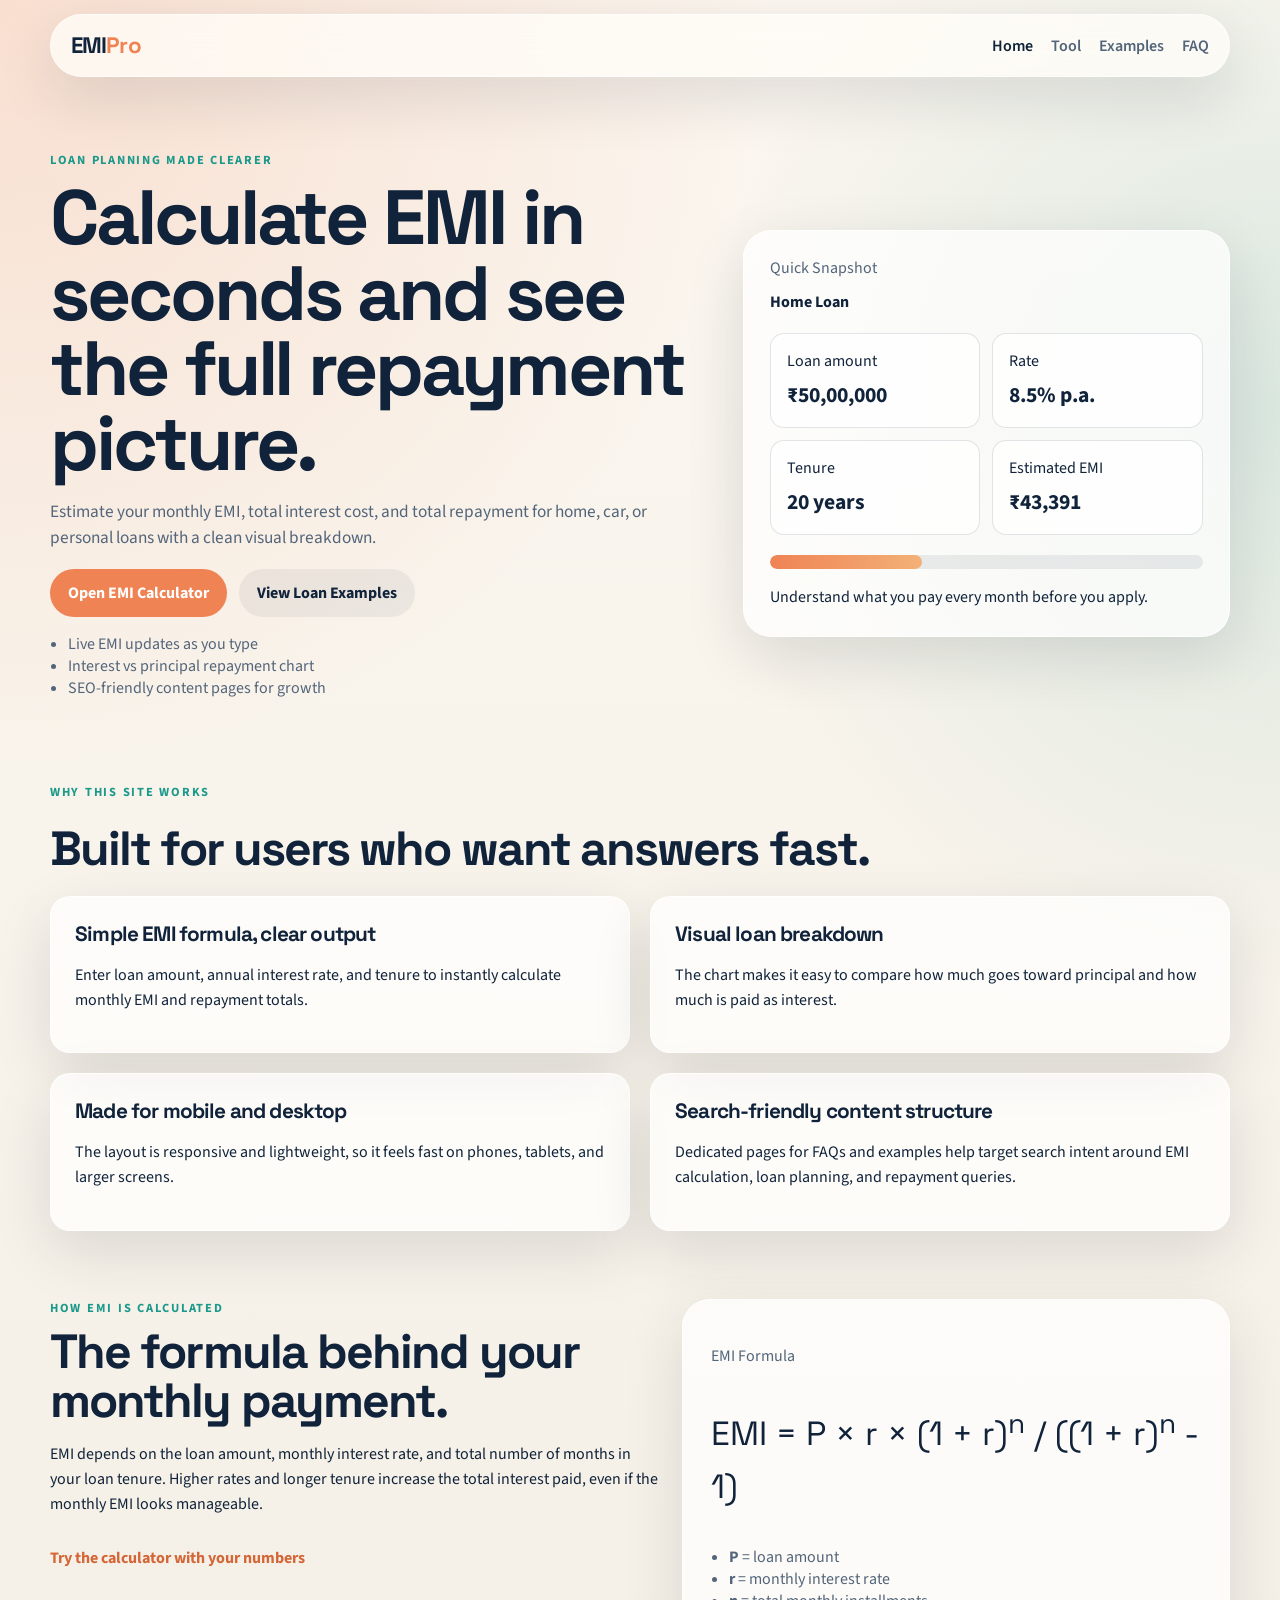
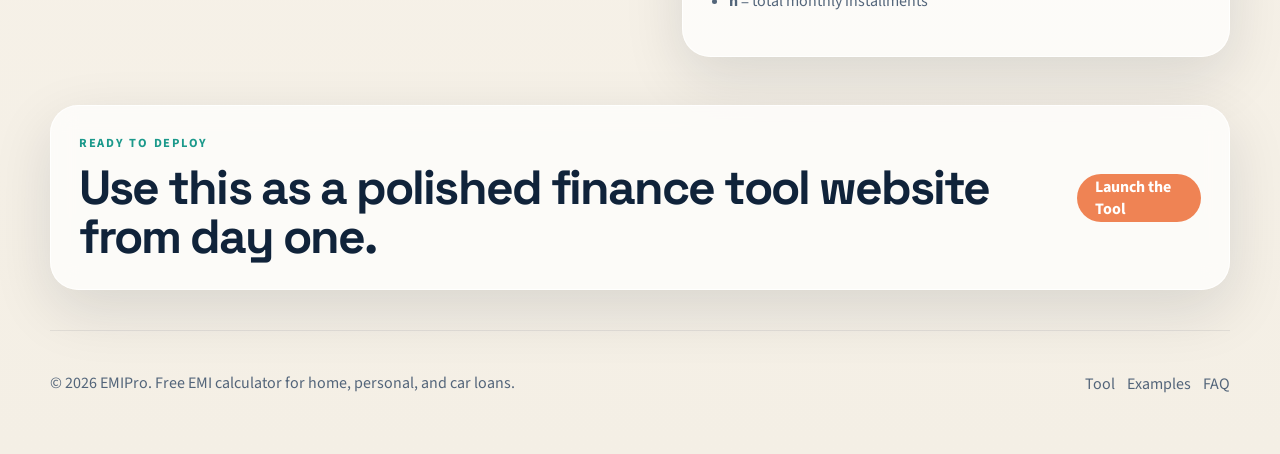
<file: index.html>
<!DOCTYPE html>
<html lang="en">
<head>
  <!-- Google tag (gtag.js) -->
<script async src="https://www.googletagmanager.com/gtag/js?id=G-B68555H464"></script>
<script>
  window.dataLayer = window.dataLayer || [];
  function gtag(){dataLayer.push(arguments);}
  gtag('js', new Date());

  gtag('config', 'G-B68555H464');
</script>
  <meta charset="UTF-8">
  <meta name="viewport" content="width=device-width, initial-scale=1.0">
  <title>EMI Calculator Online | Calculate Loan EMI with Charts & Examples</title>
  <meta name="description" content="Use this free EMI calculator to estimate monthly loan payments, total interest, and total repayment. Explore examples, FAQs, and visual loan charts.">
  <link rel="canonical" href="https://example.com/">
  <meta property="og:title" content="EMI Calculator Online | Calculate Loan EMI with Charts & Examples">
  <meta property="og:description" content="Fast, mobile-friendly EMI calculator with repayment charts, loan examples, and helpful FAQs.">
  <meta property="og:type" content="website">
  <meta property="og:url" content="https://example.com/">
  <meta property="og:image" content="https://example.com/og-image.jpg">
  <meta name="twitter:card" content="summary_large_image">
  <meta name="theme-color" content="#0d1b2a">
  <link rel="preconnect" href="https://fonts.googleapis.com">
  <link rel="preconnect" href="https://fonts.gstatic.com" crossorigin>
  <link href="https://fonts.googleapis.com/css2?family=Space+Grotesk:wght@400;500;700&family=Source+Sans+3:wght@400;600;700&display=swap" rel="stylesheet">
  <link rel="stylesheet" href="styles.css">
  <script type="application/ld+json">
    {
      "@context": "https://schema.org",
      "@type": "WebSite",
      "name": "EMI Calculator Online",
      "url": "https://example.com/",
      "potentialAction": {
        "@type": "SearchAction",
        "target": "https://example.com/faq.html?q={search_term_string}",
        "query-input": "required name=search_term_string"
      }
    }
  </script>
</head>
<body>
  <div class="site-shell">
    <header class="site-header">
      <a class="brand" href="index.html">EMI<span>Pro</span></a>
      <button class="nav-toggle" type="button" aria-expanded="false" aria-controls="site-nav">Menu</button>
      <nav id="site-nav" class="site-nav" aria-label="Primary navigation">
        <a href="index.html" aria-current="page">Home</a>
        <a href="calculator.html">Tool</a>
        <a href="examples.html">Examples</a>
        <a href="faq.html">FAQ</a>
      </nav>
    </header>

    <main>
      <section class="hero">
        <div class="hero-copy">
          <p class="eyebrow">Loan planning made clearer</p>
          <h1>Calculate EMI in seconds and see the full repayment picture.</h1>
          <p class="hero-text">
            Estimate your monthly EMI, total interest cost, and total repayment for home, car, or personal loans with a clean visual breakdown.
          </p>
          <div class="hero-actions">
            <a class="button button-primary" href="calculator.html">Open EMI Calculator</a>
            <a class="button button-secondary" href="examples.html">View Loan Examples</a>
          </div>
          <ul class="hero-points">
            <li>Live EMI updates as you type</li>
            <li>Interest vs principal repayment chart</li>
            <li>SEO-friendly content pages for growth</li>
          </ul>
        </div>
        <div class="hero-card calculator-glance">
          <div class="glance-header">
            <span>Quick Snapshot</span>
            <strong>Home Loan</strong>
          </div>
          <div class="glance-metrics">
            <article>
              <span>Loan amount</span>
              <strong>₹50,00,000</strong>
            </article>
            <article>
              <span>Rate</span>
              <strong>8.5% p.a.</strong>
            </article>
            <article>
              <span>Tenure</span>
              <strong>20 years</strong>
            </article>
            <article>
              <span>Estimated EMI</span>
              <strong>₹43,391</strong>
            </article>
          </div>
          <div class="glance-bar">
            <span style="width: 35%;"></span>
          </div>
          <p class="glance-note">Understand what you pay every month before you apply.</p>
        </div>
      </section>

      <section class="section section-grid">
        <div class="section-heading">
          <p class="eyebrow">Why this site works</p>
          <h2>Built for users who want answers fast.</h2>
        </div>
        <div class="feature-grid">
          <article class="feature-card">
            <h3>Simple EMI formula, clear output</h3>
            <p>Enter loan amount, annual interest rate, and tenure to instantly calculate monthly EMI and repayment totals.</p>
          </article>
          <article class="feature-card">
            <h3>Visual loan breakdown</h3>
            <p>The chart makes it easy to compare how much goes toward principal and how much is paid as interest.</p>
          </article>
          <article class="feature-card">
            <h3>Made for mobile and desktop</h3>
            <p>The layout is responsive and lightweight, so it feels fast on phones, tablets, and larger screens.</p>
          </article>
          <article class="feature-card">
            <h3>Search-friendly content structure</h3>
            <p>Dedicated pages for FAQs and examples help target search intent around EMI calculation, loan planning, and repayment queries.</p>
          </article>
        </div>
      </section>

      <section class="section split-section">
        <div>
          <p class="eyebrow">How EMI is calculated</p>
          <h2>The formula behind your monthly payment.</h2>
          <p>
            EMI depends on the loan amount, monthly interest rate, and total number of months in your loan tenure. Higher rates and longer tenure increase the total interest paid, even if the monthly EMI looks manageable.
          </p>
          <a class="text-link" href="calculator.html">Try the calculator with your numbers</a>
        </div>
        <div class="formula-card">
          <p class="formula-label">EMI Formula</p>
          <p class="formula-text">EMI = P × r × (1 + r)<sup>n</sup> / ((1 + r)<sup>n</sup> - 1)</p>
          <ul class="formula-list">
            <li><strong>P</strong> = loan amount</li>
            <li><strong>r</strong> = monthly interest rate</li>
            <li><strong>n</strong> = total monthly installments</li>
          </ul>
        </div>
      </section>

      <section class="section cta-band">
        <div>
          <p class="eyebrow">Ready to deploy</p>
          <h2>Use this as a polished finance tool website from day one.</h2>
        </div>
        <a class="button button-primary" href="calculator.html">Launch the Tool</a>
      </section>
    </main>

    <footer class="site-footer">
      <p>© 2026 EMIPro. Free EMI calculator for home, personal, and car loans.</p>
      <div>
        <a href="calculator.html">Tool</a>
        <a href="examples.html">Examples</a>
        <a href="faq.html">FAQ</a>
      </div>
    </footer>
  </div>

  <script src="script.js" defer></script>
</body>
</html>
</file>
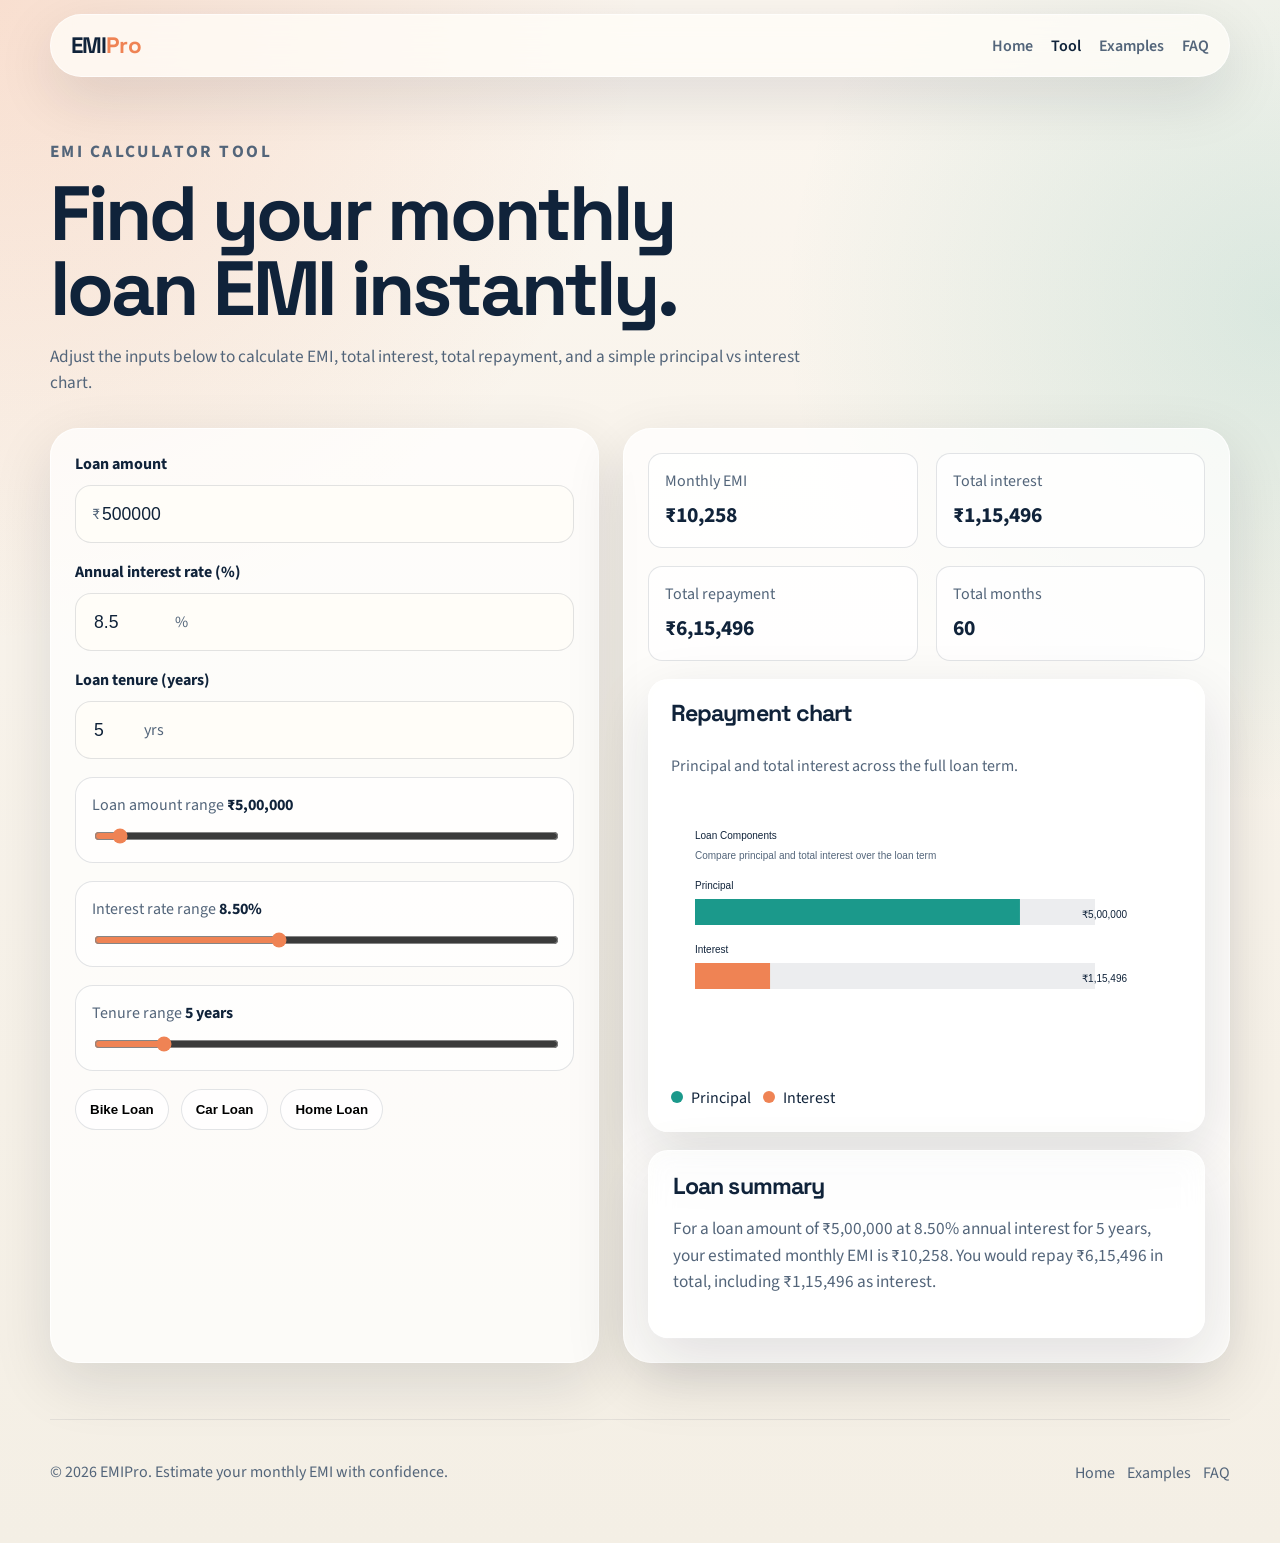
<file: calculator.html>
<!DOCTYPE html>
<html lang="en">
<head>
  <!-- Google tag (gtag.js) -->
<script async src="https://www.googletagmanager.com/gtag/js?id=G-B68555H464"></script>
<script>
  window.dataLayer = window.dataLayer || [];
  function gtag(){dataLayer.push(arguments);}
  gtag('js', new Date());

  gtag('config', 'G-B68555H464');
</script>
  <meta charset="UTF-8">
  <meta name="viewport" content="width=device-width, initial-scale=1.0">
  <title>EMI Calculator Tool | Monthly Loan EMI, Interest & Repayment Chart</title>
  <meta name="description" content="Calculate monthly EMI for home, car, and personal loans. Get instant EMI results, total interest payable, total repayment, and a visual chart.">
  <link rel="canonical" href="https://example.com/calculator.html">
  <meta property="og:title" content="EMI Calculator Tool | Monthly Loan EMI, Interest & Repayment Chart">
  <meta property="og:description" content="Free EMI calculator with instant results, charts, and loan repayment summary.">
  <meta property="og:type" content="website">
  <meta property="og:url" content="https://example.com/calculator.html">
  <meta property="og:image" content="https://example.com/og-image.jpg">
  <meta name="twitter:card" content="summary_large_image">
  <meta name="theme-color" content="#0d1b2a">
  <link rel="preconnect" href="https://fonts.googleapis.com">
  <link rel="preconnect" href="https://fonts.gstatic.com" crossorigin>
  <link href="https://fonts.googleapis.com/css2?family=Space+Grotesk:wght@400;500;700&family=Source+Sans+3:wght@400;600;700&display=swap" rel="stylesheet">
  <link rel="stylesheet" href="styles.css">
  <script type="application/ld+json">
    {
      "@context": "https://schema.org",
      "@type": "WebApplication",
      "name": "EMI Calculator Tool",
      "applicationCategory": "FinanceApplication",
      "operatingSystem": "Web",
      "url": "https://example.com/calculator.html",
      "description": "EMI calculator for monthly loan repayment with chart output."
    }
  </script>
</head>
<body>
  <div class="site-shell">
    <header class="site-header">
      <a class="brand" href="index.html">EMI<span>Pro</span></a>
      <button class="nav-toggle" type="button" aria-expanded="false" aria-controls="site-nav">Menu</button>
      <nav id="site-nav" class="site-nav" aria-label="Primary navigation">
        <a href="index.html">Home</a>
        <a href="calculator.html" aria-current="page">Tool</a>
        <a href="examples.html">Examples</a>
        <a href="faq.html">FAQ</a>
      </nav>
    </header>

    <main class="tool-layout">
      <section class="page-intro">
        <p class="eyebrow">EMI calculator tool</p>
        <h1>Find your monthly loan EMI instantly.</h1>
        <p>Adjust the inputs below to calculate EMI, total interest, total repayment, and a simple principal vs interest chart.</p>
      </section>

      <section class="calculator-layout">
        <div class="calculator-panel">
          <form class="calculator-form" id="emi-form">
            <label>
              <span>Loan amount</span>
              <div class="input-wrap">
                <span>₹</span>
                <input id="loan-amount" name="loan-amount" type="number" min="10000" step="10000" value="500000">
              </div>
            </label>

            <label>
              <span>Annual interest rate (%)</span>
              <div class="input-wrap">
                <input id="interest-rate" name="interest-rate" type="number" min="0.1" max="40" step="0.01" value="8.5">
                <span>%</span>
              </div>
            </label>

            <label>
              <span>Loan tenure (years)</span>
              <div class="input-wrap">
                <input id="loan-tenure" name="loan-tenure" type="number" min="1" max="40" step="1" value="5">
                <span>yrs</span>
              </div>
            </label>

            <div class="range-block">
              <div>
                <span>Loan amount range</span>
                <strong id="loan-amount-range-value">₹5,00,000</strong>
              </div>
              <input id="loan-amount-range" type="range" min="100000" max="10000000" step="50000" value="500000">
            </div>

            <div class="range-block">
              <div>
                <span>Interest rate range</span>
                <strong id="interest-rate-range-value">8.50%</strong>
              </div>
              <input id="interest-rate-range" type="range" min="1" max="20" step="0.05" value="8.5">
            </div>

            <div class="range-block">
              <div>
                <span>Tenure range</span>
                <strong id="loan-tenure-range-value">5 years</strong>
              </div>
              <input id="loan-tenure-range" type="range" min="1" max="30" step="1" value="5">
            </div>

            <div class="preset-row">
              <button type="button" class="preset-button" data-loan="750000" data-rate="9.25" data-tenure="3">Bike Loan</button>
              <button type="button" class="preset-button" data-loan="1200000" data-rate="10.5" data-tenure="5">Car Loan</button>
              <button type="button" class="preset-button" data-loan="5500000" data-rate="8.35" data-tenure="20">Home Loan</button>
            </div>
          </form>
        </div>

        <div class="results-panel">
          <div class="results-grid">
            <article class="result-card">
              <span>Monthly EMI</span>
              <strong id="emi-value">₹0</strong>
            </article>
            <article class="result-card">
              <span>Total interest</span>
              <strong id="interest-value">₹0</strong>
            </article>
            <article class="result-card">
              <span>Total repayment</span>
              <strong id="repayment-value">₹0</strong>
            </article>
            <article class="result-card">
              <span>Total months</span>
              <strong id="months-value">0</strong>
            </article>
          </div>

          <div class="chart-card">
            <div class="chart-header">
              <h2>Repayment chart</h2>
              <p>Principal and total interest across the full loan term.</p>
            </div>
            <canvas id="emi-chart" width="480" height="260" aria-label="EMI repayment chart" role="img"></canvas>
            <div class="chart-legend">
              <span><i class="legend-swatch principal"></i>Principal</span>
              <span><i class="legend-swatch interest"></i>Interest</span>
            </div>
          </div>

          <div class="summary-card">
            <h2>Loan summary</h2>
            <p id="summary-text">Your EMI summary will appear here.</p>
          </div>
        </div>
      </section>
    </main>

    <footer class="site-footer">
      <p>© 2026 EMIPro. Estimate your monthly EMI with confidence.</p>
      <div>
        <a href="index.html">Home</a>
        <a href="examples.html">Examples</a>
        <a href="faq.html">FAQ</a>
      </div>
    </footer>
  </div>

  <script src="script.js" defer></script>
</body>
</html>
</file>
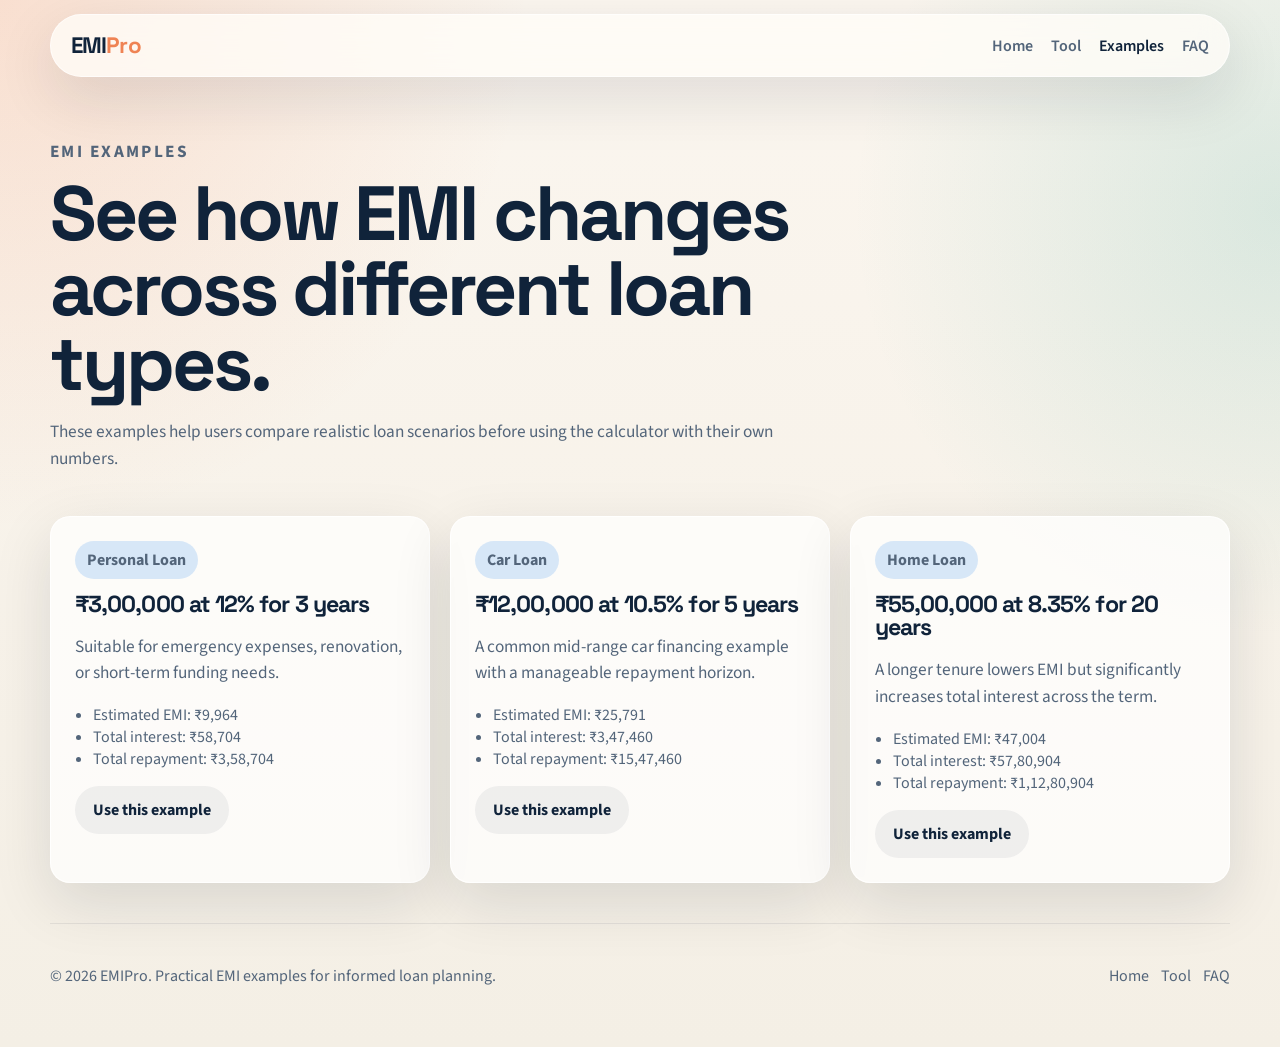
<file: examples.html>
<!DOCTYPE html>
<html lang="en">
<head>
  <!-- Google tag (gtag.js) -->
<script async src="https://www.googletagmanager.com/gtag/js?id=G-B68555H464"></script>
<script>
  window.dataLayer = window.dataLayer || [];
  function gtag(){dataLayer.push(arguments);}
  gtag('js', new Date());

  gtag('config', 'G-B68555H464');
</script>
  <meta charset="UTF-8">
  <meta name="viewport" content="width=device-width, initial-scale=1.0">
  <title>EMI Calculator Examples | Home, Car & Personal Loan EMI Scenarios</title>
  <meta name="description" content="Explore sample EMI calculations for home loans, car loans, and personal loans. Use these practical examples to understand monthly repayment better.">
  <link rel="canonical" href="https://example.com/examples.html">
  <meta property="og:title" content="EMI Calculator Examples | Home, Car & Personal Loan EMI Scenarios">
  <meta property="og:description" content="Loan EMI examples for real-world borrowing scenarios with easy call-to-action links.">
  <meta property="og:type" content="website">
  <meta property="og:url" content="https://example.com/examples.html">
  <meta property="og:image" content="https://example.com/og-image.jpg">
  <meta name="twitter:card" content="summary_large_image">
  <meta name="theme-color" content="#0d1b2a">
  <link rel="preconnect" href="https://fonts.googleapis.com">
  <link rel="preconnect" href="https://fonts.gstatic.com" crossorigin>
  <link href="https://fonts.googleapis.com/css2?family=Space+Grotesk:wght@400;500;700&family=Source+Sans+3:wght@400;600;700&display=swap" rel="stylesheet">
  <link rel="stylesheet" href="styles.css">
</head>
<body>
  <div class="site-shell">
    <header class="site-header">
      <a class="brand" href="index.html">EMI<span>Pro</span></a>
      <button class="nav-toggle" type="button" aria-expanded="false" aria-controls="site-nav">Menu</button>
      <nav id="site-nav" class="site-nav" aria-label="Primary navigation">
        <a href="index.html">Home</a>
        <a href="calculator.html">Tool</a>
        <a href="examples.html" aria-current="page">Examples</a>
        <a href="faq.html">FAQ</a>
      </nav>
    </header>

    <main>
      <section class="page-intro">
        <p class="eyebrow">EMI examples</p>
        <h1>See how EMI changes across different loan types.</h1>
        <p>These examples help users compare realistic loan scenarios before using the calculator with their own numbers.</p>
      </section>

      <section class="example-grid">
        <article class="example-card">
          <span class="pill">Personal Loan</span>
          <h2>₹3,00,000 at 12% for 3 years</h2>
          <p>Suitable for emergency expenses, renovation, or short-term funding needs.</p>
          <ul>
            <li>Estimated EMI: ₹9,964</li>
            <li>Total interest: ₹58,704</li>
            <li>Total repayment: ₹3,58,704</li>
          </ul>
          <a class="button button-secondary" href="calculator.html?loan=300000&rate=12&tenure=3">Use this example</a>
        </article>

        <article class="example-card">
          <span class="pill">Car Loan</span>
          <h2>₹12,00,000 at 10.5% for 5 years</h2>
          <p>A common mid-range car financing example with a manageable repayment horizon.</p>
          <ul>
            <li>Estimated EMI: ₹25,791</li>
            <li>Total interest: ₹3,47,460</li>
            <li>Total repayment: ₹15,47,460</li>
          </ul>
          <a class="button button-secondary" href="calculator.html?loan=1200000&rate=10.5&tenure=5">Use this example</a>
        </article>

        <article class="example-card">
          <span class="pill">Home Loan</span>
          <h2>₹55,00,000 at 8.35% for 20 years</h2>
          <p>A longer tenure lowers EMI but significantly increases total interest across the term.</p>
          <ul>
            <li>Estimated EMI: ₹47,004</li>
            <li>Total interest: ₹57,80,904</li>
            <li>Total repayment: ₹1,12,80,904</li>
          </ul>
          <a class="button button-secondary" href="calculator.html?loan=5500000&rate=8.35&tenure=20">Use this example</a>
        </article>
      </section>
    </main>

    <footer class="site-footer">
      <p>© 2026 EMIPro. Practical EMI examples for informed loan planning.</p>
      <div>
        <a href="index.html">Home</a>
        <a href="calculator.html">Tool</a>
        <a href="faq.html">FAQ</a>
      </div>
    </footer>
  </div>

  <script src="script.js" defer></script>
</body>
</html>
</file>
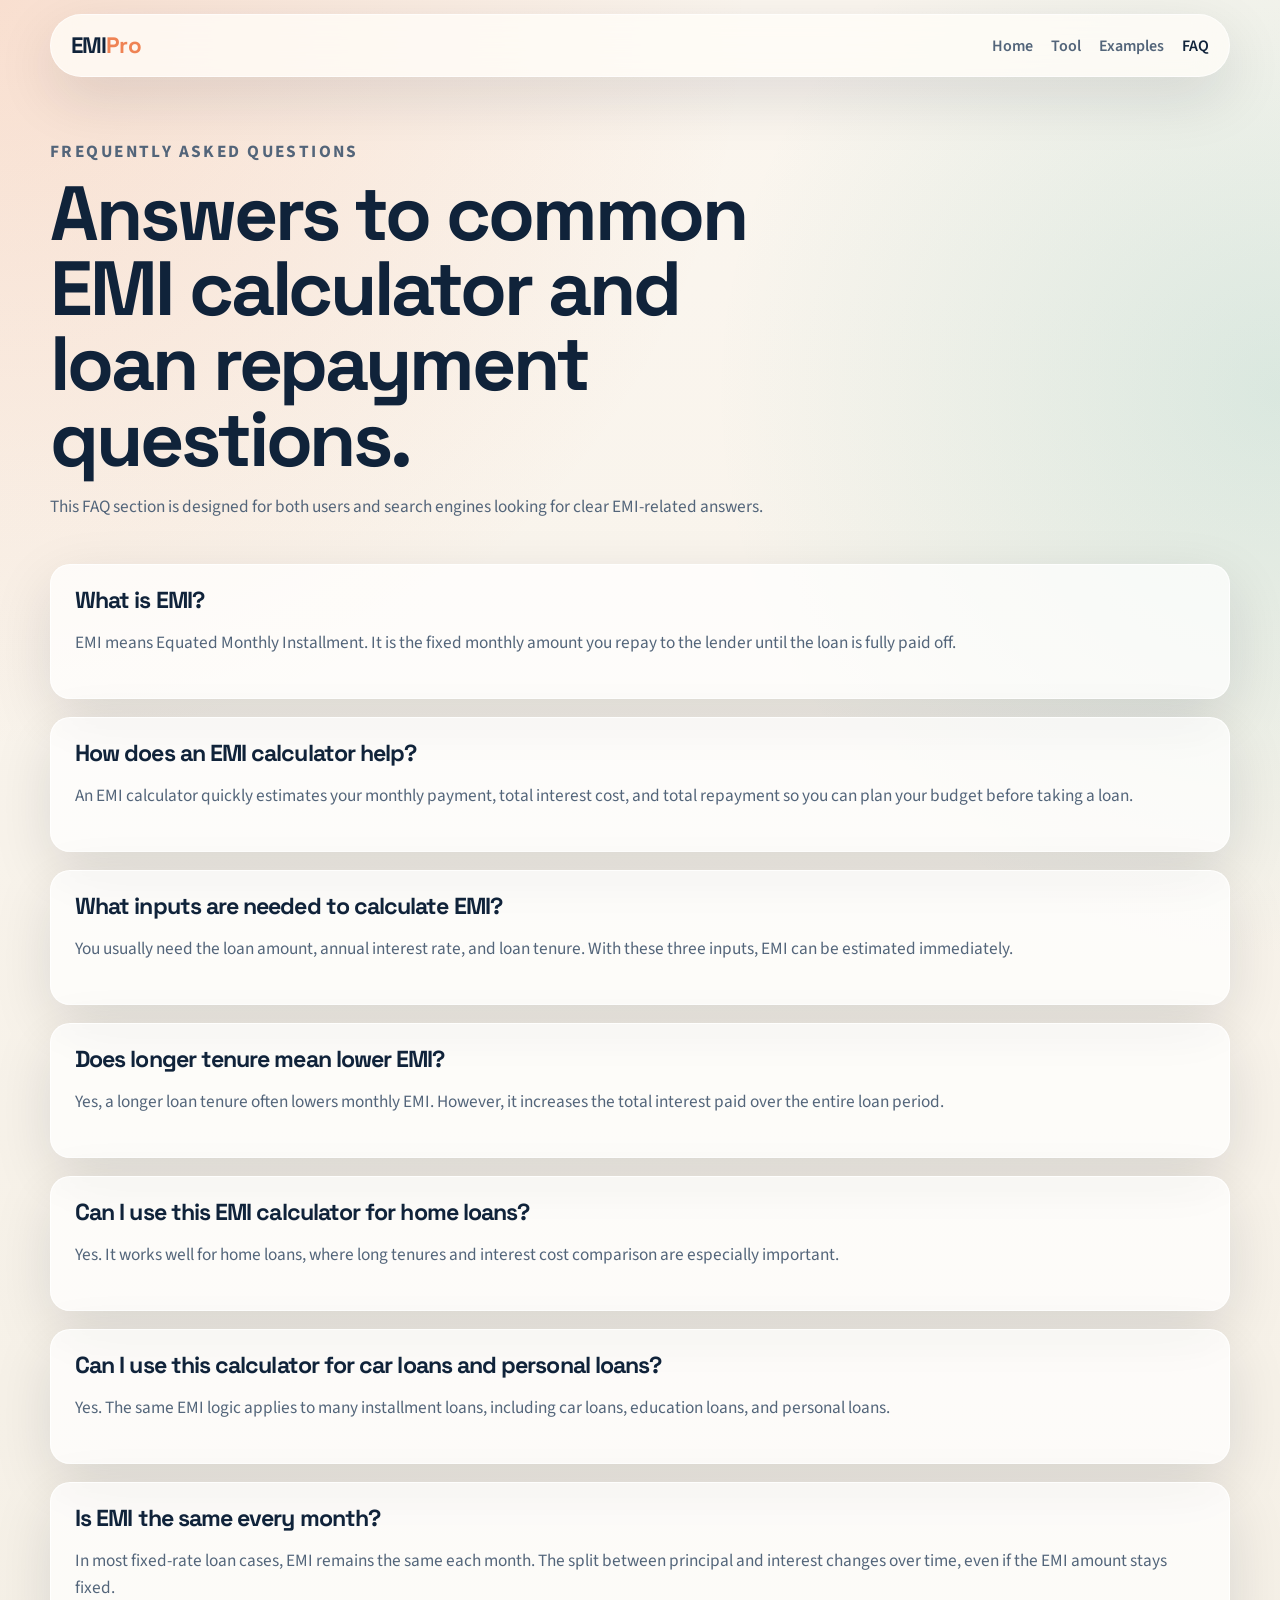
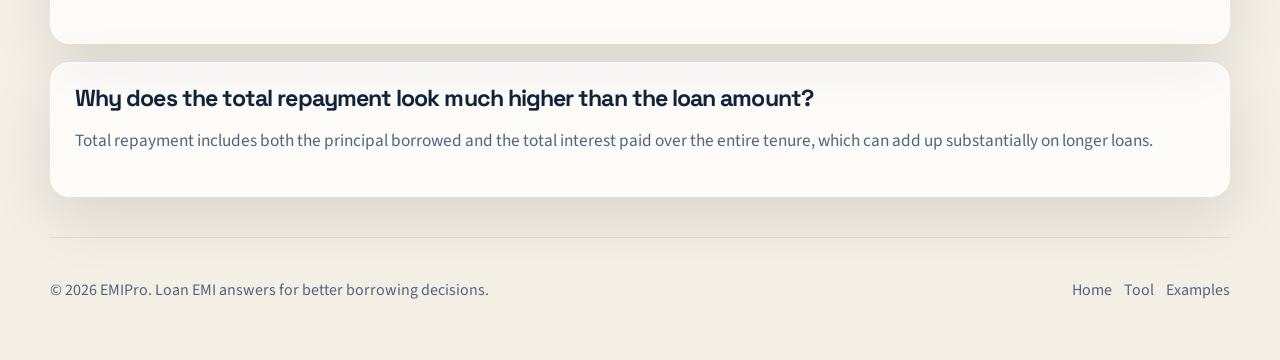
<file: faq.html>
<!DOCTYPE html>
<html lang="en">
<head>
  <!-- Google tag (gtag.js) -->
<script async src="https://www.googletagmanager.com/gtag/js?id=G-B68555H464"></script>
<script>
  window.dataLayer = window.dataLayer || [];
  function gtag(){dataLayer.push(arguments);}
  gtag('js', new Date());

  gtag('config', 'G-B68555H464');
</script>
  <meta charset="UTF-8">
  <meta name="viewport" content="width=device-width, initial-scale=1.0">
  <title>EMI Calculator FAQ | EMI Meaning, Formula, Interest & Loan Questions</title>
  <meta name="description" content="Read EMI calculator FAQs covering EMI meaning, formula, reducing balance, home loan vs personal loan EMI, and how tenure affects total interest.">
  <link rel="canonical" href="https://example.com/faq.html">
  <meta property="og:title" content="EMI Calculator FAQ | EMI Meaning, Formula, Interest & Loan Questions">
  <meta property="og:description" content="Helpful EMI FAQs for borrowers researching monthly payments, loan tenure, and interest costs.">
  <meta property="og:type" content="website">
  <meta property="og:url" content="https://example.com/faq.html">
  <meta property="og:image" content="https://example.com/og-image.jpg">
  <meta name="twitter:card" content="summary_large_image">
  <meta name="theme-color" content="#0d1b2a">
  <link rel="preconnect" href="https://fonts.googleapis.com">
  <link rel="preconnect" href="https://fonts.gstatic.com" crossorigin>
  <link href="https://fonts.googleapis.com/css2?family=Space+Grotesk:wght@400;500;700&family=Source+Sans+3:wght@400;600;700&display=swap" rel="stylesheet">
  <link rel="stylesheet" href="styles.css">
  <script type="application/ld+json">
    {
      "@context": "https://schema.org",
      "@type": "FAQPage",
      "mainEntity": [
        {
          "@type": "Question",
          "name": "What is EMI?",
          "acceptedAnswer": {
            "@type": "Answer",
            "text": "EMI stands for Equated Monthly Installment. It is the fixed amount you pay every month toward your loan, including both principal and interest."
          }
        },
        {
          "@type": "Question",
          "name": "How is EMI calculated?",
          "acceptedAnswer": {
            "@type": "Answer",
            "text": "EMI is calculated using the loan amount, monthly interest rate, and number of monthly installments. Higher interest rates or longer tenure increase overall interest payable."
          }
        },
        {
          "@type": "Question",
          "name": "Does longer tenure reduce EMI?",
          "acceptedAnswer": {
            "@type": "Answer",
            "text": "Yes, longer tenure usually reduces the monthly EMI, but it increases the total interest paid over the life of the loan."
          }
        },
        {
          "@type": "Question",
          "name": "Can I use the EMI calculator for home, car, and personal loans?",
          "acceptedAnswer": {
            "@type": "Answer",
            "text": "Yes. The calculator works for most installment-based loans, including home loans, car loans, and personal loans."
          }
        }
      ]
    }
  </script>
</head>
<body>
  <div class="site-shell">
    <header class="site-header">
      <a class="brand" href="index.html">EMI<span>Pro</span></a>
      <button class="nav-toggle" type="button" aria-expanded="false" aria-controls="site-nav">Menu</button>
      <nav id="site-nav" class="site-nav" aria-label="Primary navigation">
        <a href="index.html">Home</a>
        <a href="calculator.html">Tool</a>
        <a href="examples.html">Examples</a>
        <a href="faq.html" aria-current="page">FAQ</a>
      </nav>
    </header>

    <main>
      <section class="page-intro">
        <p class="eyebrow">Frequently asked questions</p>
        <h1>Answers to common EMI calculator and loan repayment questions.</h1>
        <p>This FAQ section is designed for both users and search engines looking for clear EMI-related answers.</p>
      </section>

      <section class="faq-list">
        <article class="faq-item">
          <h2>What is EMI?</h2>
          <p>EMI means Equated Monthly Installment. It is the fixed monthly amount you repay to the lender until the loan is fully paid off.</p>
        </article>
        <article class="faq-item">
          <h2>How does an EMI calculator help?</h2>
          <p>An EMI calculator quickly estimates your monthly payment, total interest cost, and total repayment so you can plan your budget before taking a loan.</p>
        </article>
        <article class="faq-item">
          <h2>What inputs are needed to calculate EMI?</h2>
          <p>You usually need the loan amount, annual interest rate, and loan tenure. With these three inputs, EMI can be estimated immediately.</p>
        </article>
        <article class="faq-item">
          <h2>Does longer tenure mean lower EMI?</h2>
          <p>Yes, a longer loan tenure often lowers monthly EMI. However, it increases the total interest paid over the entire loan period.</p>
        </article>
        <article class="faq-item">
          <h2>Can I use this EMI calculator for home loans?</h2>
          <p>Yes. It works well for home loans, where long tenures and interest cost comparison are especially important.</p>
        </article>
        <article class="faq-item">
          <h2>Can I use this calculator for car loans and personal loans?</h2>
          <p>Yes. The same EMI logic applies to many installment loans, including car loans, education loans, and personal loans.</p>
        </article>
        <article class="faq-item">
          <h2>Is EMI the same every month?</h2>
          <p>In most fixed-rate loan cases, EMI remains the same each month. The split between principal and interest changes over time, even if the EMI amount stays fixed.</p>
        </article>
        <article class="faq-item">
          <h2>Why does the total repayment look much higher than the loan amount?</h2>
          <p>Total repayment includes both the principal borrowed and the total interest paid over the entire tenure, which can add up substantially on longer loans.</p>
        </article>
      </section>
    </main>

    <footer class="site-footer">
      <p>© 2026 EMIPro. Loan EMI answers for better borrowing decisions.</p>
      <div>
        <a href="index.html">Home</a>
        <a href="calculator.html">Tool</a>
        <a href="examples.html">Examples</a>
      </div>
    </footer>
  </div>

  <script src="script.js" defer></script>
</body>
</html>
</file>
<file: styles.css>
:root {
  --bg: #f4efe5;
  --bg-deep: #0d1b2a;
  --surface: rgba(255, 255, 255, 0.72);
  --surface-strong: #fffdf8;
  --text: #10233a;
  --muted: #53657a;
  --line: rgba(16, 35, 58, 0.12);
  --accent: #ef8354;
  --accent-dark: #d46637;
  --teal: #1b998b;
  --blue-soft: #d7e7f7;
  --shadow: 0 20px 60px rgba(13, 27, 42, 0.12);
  --radius-lg: 28px;
  --radius-md: 20px;
  --radius-sm: 14px;
  --max: 1180px;
}

* {
  box-sizing: border-box;
}

html {
  scroll-behavior: smooth;
}

body {
  margin: 0;
  font-family: "Source Sans 3", sans-serif;
  color: var(--text);
  background:
    radial-gradient(circle at top left, rgba(239, 131, 84, 0.2), transparent 32%),
    radial-gradient(circle at right 20%, rgba(27, 153, 139, 0.14), transparent 28%),
    linear-gradient(180deg, #fbf6ef 0%, #f4efe5 100%);
  min-height: 100vh;
}

a {
  color: inherit;
  text-decoration: none;
}

img,
canvas {
  max-width: 100%;
}

.site-shell {
  width: min(calc(100% - 32px), var(--max));
  margin: 0 auto;
}

.site-header,
.site-footer {
  display: flex;
  align-items: center;
  justify-content: space-between;
  gap: 20px;
}

.site-header {
  position: sticky;
  top: 14px;
  z-index: 20;
  margin-top: 14px;
  padding: 16px 20px;
  background: rgba(255, 253, 248, 0.78);
  border: 1px solid rgba(255, 255, 255, 0.65);
  backdrop-filter: blur(16px);
  border-radius: 999px;
  box-shadow: var(--shadow);
}

.brand {
  font-family: "Space Grotesk", sans-serif;
  font-size: 1.4rem;
  font-weight: 700;
  letter-spacing: -0.04em;
}

.brand span {
  color: var(--accent);
}

.site-nav {
  display: flex;
  align-items: center;
  gap: 18px;
}

.site-nav a {
  color: var(--muted);
  font-weight: 600;
}

.site-nav a[aria-current="page"] {
  color: var(--text);
}

.nav-toggle {
  display: none;
  border: 0;
  background: var(--bg-deep);
  color: white;
  border-radius: 999px;
  padding: 10px 14px;
  font-weight: 700;
}

.hero,
.split-section,
.calculator-layout,
.cta-band,
.page-intro,
.example-grid,
.faq-list,
.section-grid {
  animation: rise 0.7s ease both;
}

.hero {
  display: grid;
  grid-template-columns: 1.15fr 0.85fr;
  gap: 34px;
  align-items: center;
  padding: 74px 0 34px;
}

.eyebrow {
  margin: 0 0 10px;
  text-transform: uppercase;
  letter-spacing: 0.14em;
  font-size: 0.78rem;
  font-weight: 700;
  color: var(--teal);
}

h1,
h2,
h3 {
  font-family: "Space Grotesk", sans-serif;
  letter-spacing: -0.04em;
  margin: 0;
}

h1 {
  font-size: clamp(2.8rem, 6vw, 5.3rem);
  line-height: 0.98;
}

h2 {
  font-size: clamp(2rem, 4vw, 3rem);
  line-height: 1.02;
}

h3 {
  font-size: 1.3rem;
  margin-bottom: 10px;
}

p {
  line-height: 1.55;
}

.hero-text,
.page-intro p,
.section-heading p:last-child,
.summary-card p,
.faq-item p,
.example-card p {
  color: var(--muted);
  font-size: 1.08rem;
}

.hero-actions,
.preset-row,
.chart-legend,
.site-footer div {
  display: flex;
  flex-wrap: wrap;
  gap: 12px;
}

.button {
  display: inline-flex;
  align-items: center;
  justify-content: center;
  min-height: 48px;
  padding: 0 18px;
  border-radius: 999px;
  font-weight: 700;
  transition: transform 0.2s ease, background 0.2s ease, color 0.2s ease;
}

.button:hover,
.preset-button:hover,
.nav-toggle:hover {
  transform: translateY(-1px);
}

.button-primary {
  background: var(--accent);
  color: white;
}

.button-primary:hover {
  background: var(--accent-dark);
}

.button-secondary {
  background: rgba(16, 35, 58, 0.06);
  color: var(--text);
}

.text-link {
  display: inline-flex;
  margin-top: 14px;
  font-weight: 700;
  color: var(--accent-dark);
}

.hero-points,
.formula-list,
.example-card ul {
  padding-left: 18px;
  color: var(--muted);
}

.hero-card,
.feature-card,
.formula-card,
.calculator-panel,
.results-panel,
.chart-card,
.summary-card,
.example-card,
.faq-item,
.cta-band {
  background: var(--surface);
  border: 1px solid rgba(255, 255, 255, 0.8);
  box-shadow: var(--shadow);
  backdrop-filter: blur(12px);
}

.hero-card,
.formula-card,
.calculator-panel,
.results-panel,
.cta-band {
  border-radius: var(--radius-lg);
}

.calculator-glance {
  padding: 26px;
}

.glance-header,
.glance-metrics,
.section-heading,
.chart-header {
  display: grid;
  gap: 12px;
}

.glance-header span,
.result-card span,
.chart-header p,
.input-wrap span,
.range-block span,
.formula-label,
.pill {
  color: var(--muted);
}

.glance-metrics {
  grid-template-columns: repeat(2, minmax(0, 1fr));
  margin: 20px 0;
}

.glance-metrics article,
.result-card {
  padding: 16px;
  border-radius: var(--radius-sm);
  background: rgba(255, 255, 255, 0.72);
  border: 1px solid var(--line);
}

.glance-metrics strong,
.result-card strong {
  display: block;
  margin-top: 8px;
  font-size: 1.35rem;
}

.glance-bar {
  overflow: hidden;
  height: 14px;
  border-radius: 999px;
  background: rgba(16, 35, 58, 0.08);
}

.glance-bar span {
  display: block;
  height: 100%;
  border-radius: inherit;
  background: linear-gradient(90deg, var(--accent) 0%, #f3b178 100%);
}

.glance-note {
  margin-bottom: 0;
}

.section {
  padding: 34px 0;
}

.feature-grid {
  display: grid;
  grid-template-columns: repeat(2, minmax(0, 1fr));
  gap: 20px;
  margin-top: 22px;
}

.feature-card,
.summary-card,
.example-card,
.faq-item {
  padding: 24px;
  border-radius: var(--radius-md);
}

.split-section {
  display: grid;
  grid-template-columns: 1fr 0.9fr;
  gap: 24px;
  align-items: stretch;
}

.formula-card {
  padding: 28px;
}

.formula-text {
  font-family: "Space Grotesk", sans-serif;
  font-size: clamp(1.5rem, 3vw, 2.1rem);
}

.cta-band {
  padding: 28px;
  display: flex;
  align-items: center;
  justify-content: space-between;
  gap: 20px;
  margin: 14px 0 40px;
}

.page-intro {
  padding: 62px 0 14px;
  max-width: 760px;
}

.tool-layout {
  padding-bottom: 36px;
}

.calculator-layout {
  display: grid;
  grid-template-columns: 0.95fr 1.05fr;
  gap: 24px;
  padding-bottom: 20px;
}

.calculator-panel,
.results-panel {
  padding: 24px;
}

.calculator-form,
.results-grid {
  display: grid;
  gap: 18px;
}

.calculator-form label,
.range-block {
  display: grid;
  gap: 10px;
}

.calculator-form label > span {
  font-weight: 700;
}

.input-wrap {
  display: grid;
  grid-template-columns: auto 1fr auto;
  align-items: center;
  min-height: 58px;
  padding: 0 16px;
  background: var(--surface-strong);
  border: 1px solid var(--line);
  border-radius: 16px;
}

.input-wrap input {
  width: 100%;
  border: 0;
  background: transparent;
  color: var(--text);
  font-size: 1.1rem;
  outline: none;
}

.range-block {
  padding: 16px;
  background: rgba(255, 255, 255, 0.62);
  border: 1px solid var(--line);
  border-radius: 18px;
}

input[type="range"] {
  width: 100%;
  accent-color: var(--accent);
}

.preset-button {
  border: 1px solid var(--line);
  border-radius: 999px;
  background: rgba(255, 255, 255, 0.74);
  padding: 12px 14px;
  font-weight: 700;
  cursor: pointer;
}

.results-panel {
  display: grid;
  gap: 18px;
}

.results-grid {
  grid-template-columns: repeat(2, minmax(0, 1fr));
}

.chart-card {
  padding: 22px;
  border-radius: var(--radius-md);
}

.chart-header {
  margin-bottom: 12px;
}

.chart-header h2,
.summary-card h2,
.example-card h2,
.faq-item h2 {
  font-size: 1.45rem;
}

.chart-legend {
  margin-top: 14px;
}

.legend-swatch {
  display: inline-block;
  width: 12px;
  height: 12px;
  margin-right: 8px;
  border-radius: 999px;
}

.legend-swatch.principal {
  background: var(--teal);
}

.legend-swatch.interest {
  background: var(--accent);
}

.example-grid {
  display: grid;
  grid-template-columns: repeat(3, minmax(0, 1fr));
  gap: 20px;
  padding: 12px 0 40px;
}

.pill {
  display: inline-flex;
  margin-bottom: 14px;
  padding: 8px 12px;
  background: var(--blue-soft);
  border-radius: 999px;
  font-weight: 700;
}

.faq-list {
  display: grid;
  gap: 18px;
  padding: 12px 0 40px;
}

.site-footer {
  padding: 24px 0 42px;
  color: var(--muted);
  border-top: 1px solid rgba(16, 35, 58, 0.08);
}

@keyframes rise {
  from {
    opacity: 0;
    transform: translateY(18px);
  }
  to {
    opacity: 1;
    transform: translateY(0);
  }
}

@media (max-width: 980px) {
  .hero,
  .split-section,
  .calculator-layout,
  .example-grid,
  .feature-grid {
    grid-template-columns: 1fr;
  }

  .site-header {
    flex-wrap: wrap;
    border-radius: 28px;
  }

  .nav-toggle {
    display: inline-flex;
  }

  .site-nav {
    display: none;
    width: 100%;
    padding-top: 8px;
    flex-direction: column;
    align-items: flex-start;
  }

  .site-nav.is-open {
    display: flex;
  }

  .cta-band,
  .site-footer {
    flex-direction: column;
    align-items: flex-start;
  }
}

@media (max-width: 640px) {
  .site-shell {
    width: min(calc(100% - 20px), var(--max));
  }

  .hero {
    padding-top: 48px;
  }

  h1 {
    font-size: 2.55rem;
  }

  .results-grid,
  .glance-metrics {
    grid-template-columns: 1fr;
  }

  .site-header {
    top: 10px;
    padding: 14px 16px;
  }
}
</file>
